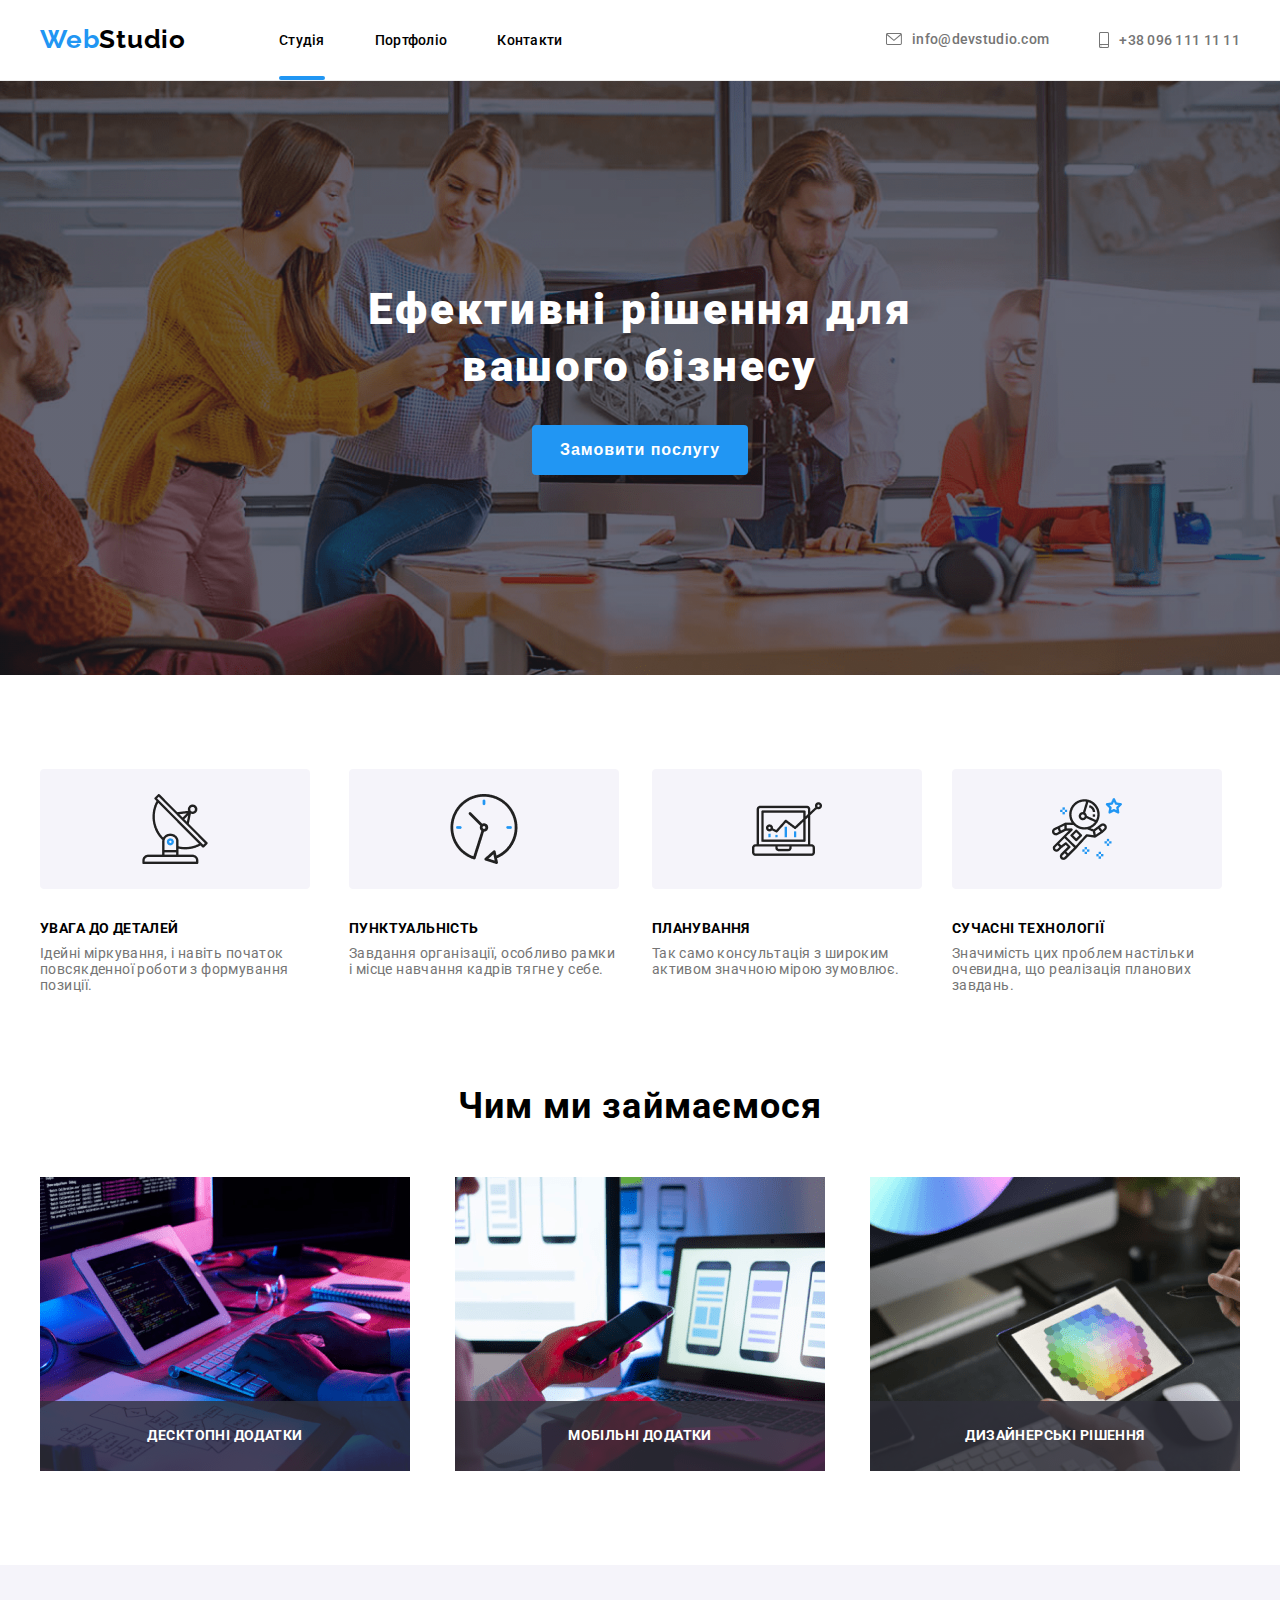
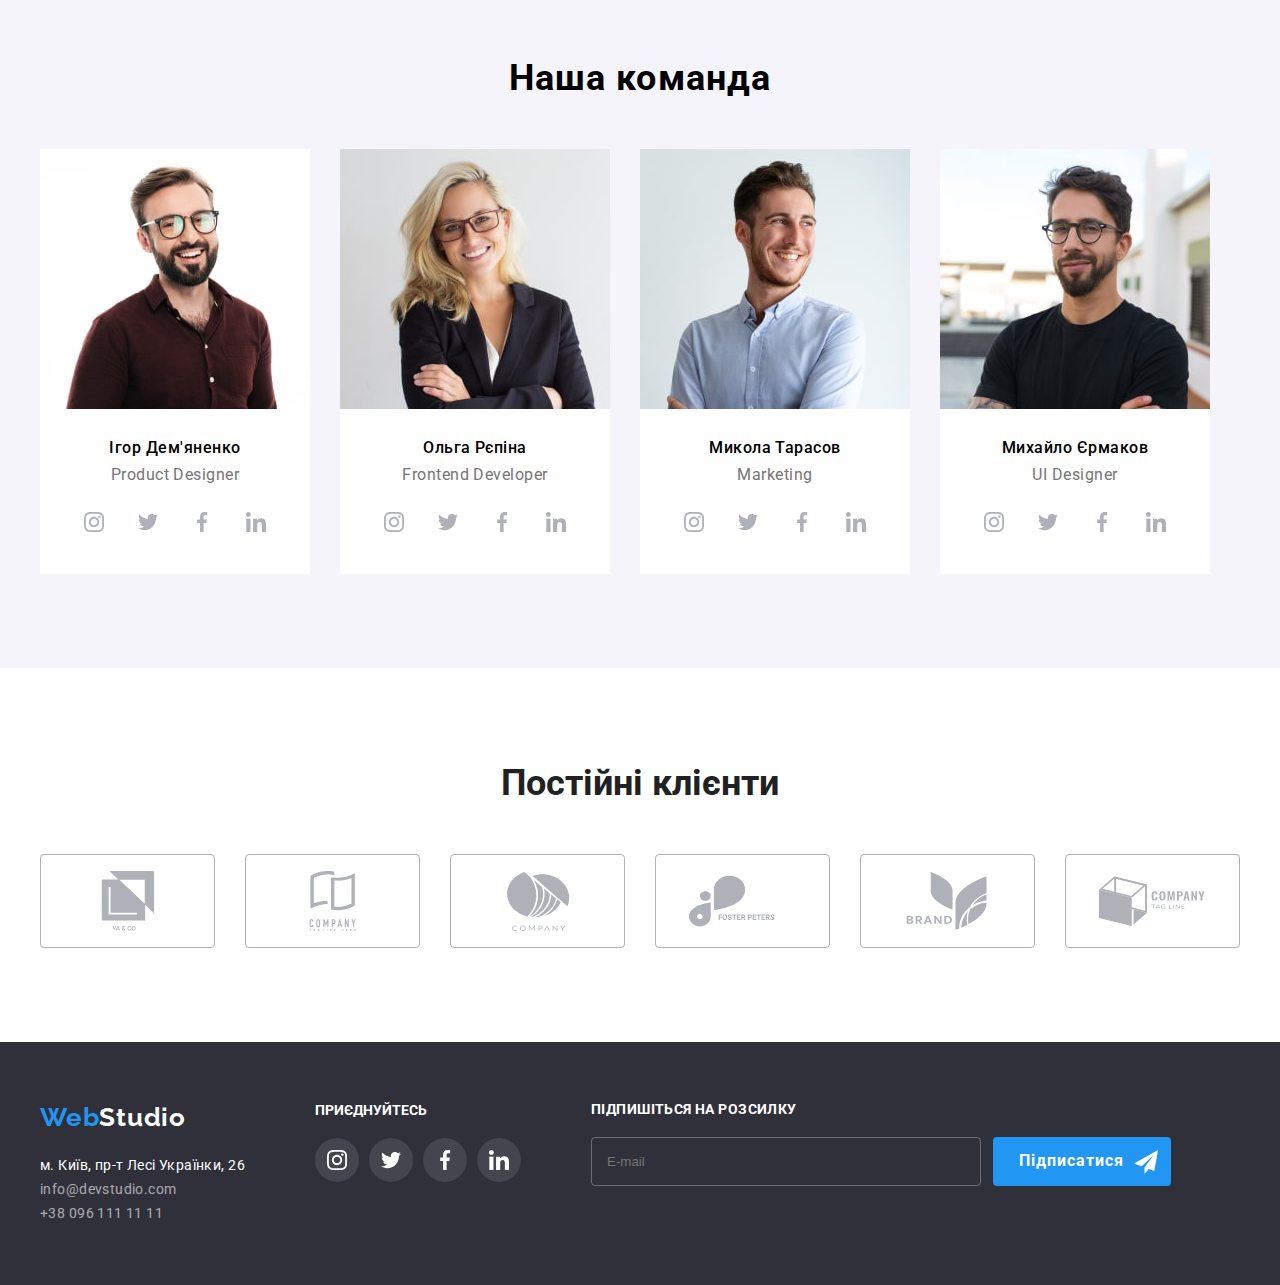
<file: index.html>
<!DOCTYPE html>
<html lang="en">

<head>
    <meta charset="UTF-8">
    <meta name="viewport" content="width=device-width, initial-scale=1.0">
    <title>Document</title>
    <link rel="stylesheet"
        href=" https://cdnjs.cloudflare.com/ajax/libs/modern-normalize/2.0.0/modern-normalize.min.css "
        integrity="sha512-4xo8blKMVCiXpTaLzQSLSw3KFOVPWhm/TRtuPVc4WG6kUgjH6J03IBuG7JZPkcWMxJ5huwaBpOpnwYElP/m6wg =="
        crossorigin="anonymous" referrerpolicy="no-referrer" />
    <link rel="preconnect" href="https://fonts.googleapis.com">
    <link rel="preconnect" href="https://fonts.gstatic.com" crossorigin>
    <link
        href="https://fonts.googleapis.com/css2?family=Raleway:wght@700&family=Roboto:wght@400;500;700;900&display=swap"
        rel="stylesheet">
    <!-- <link rel="stylesheet" href=" https://cdnjs.cloudflare.com/ajax/libs/meyer-reset/2.0/reset.min.css " /> -->
    <link rel="stylesheet" href="./css/reset.css">
    <link rel="stylesheet" href="./css/style.css">
</head>

<body>
    <!--Шапка-->
    <header class="header">
        <div class="container">
            <div class="header-wrap">
                <a href="" class="logo">Web<span class="header-logo">Studio</span></a>
                <!--Навігація-->
                <nav class="nav">
                    <ul class="nav-list">
                        <li class="nav-list-item"><a href="./index.html" class="nav-list-link curent">Студія</a></li>
                        <li class="nav-list-item"><a href="./portfolio.html" class="nav-list-link">Портфоліо</a></li> 
                        <li class="nav-list-item"><a href="" class="nav-list-link">Контакти</a></li>
                    </ul>
                </nav>
                <ul class="contacts-list">
                    <li class="contacts-list-item">
                        <a href="" class="contacts-list-link">
                            <svg width="16" height="12" class="contacts-list-svg">
                                <use href="./imeges/symbol-defs.svg#icon-envelope"></use>
                            </svg>
                            info@devstudio.com
                        </a>
                    </li>
                    <li class="contacts-list-item">
                        <a href="" class="contacts-list-link">
                            <svg width="10" height="16" class="contacts-list-svg">
                                <use href="./imeges/symbol-defs.svg#icon-smartphone"></use>
                            </svg>
                            +38 096 111 11 11
                        </a>
                    </li>
                </ul>
            </div>
        </div>
    </header>
    <main>
        <!--Секція герой-->
        <section class="section-hero">
            <div class="container">
                <h1 class="section-hero-title">Ефективні рішення для вашого бізнесу</h1>
                <button class="section-hero-btn" data-modal-open>Замовити послугу</button>
            </div>
        </section>
        <!--Особливості-->
        <section class="section-features">
            <div class="container">
                <ul class="features-list">
                    <li class="features-list-item-first">
                        <h2 class="features-list-title antena">УВАГА ДО ДЕТАЛЕЙ</h2>
                        <p class="features-list-desc">
                            Ідейні міркування, і навіть початок<br>
                            повсякденної роботи з формування<br>
                            позиції.
                        </p>
                    </li>
                    <li class="features-list-item-second">
                        <h2 class="features-list-title clock">ПУНКТУАЛЬНІСТЬ</h2>
                        <p class="features-list-desc">
                            Завдання організації, особливо рамки<br>
                            і місце навчання кадрів тягне у себе.
                        </p>
                    </li>
                    <li class="features-list-item-third">
                        <h2 class="features-list-title desctop">ПЛАНУВАННЯ</h2>
                        <p class="features-list-desc">
                            Так само консультація з широким<br>
                            активом значною мірою зумовлює.
                        </p>
                    </li>
                    <li class="features-list-item-fourth">
                        <h2 class="features-list-title astronaft">СУЧАСНІ ТЕХНОЛОГІЇ</h2>
                        <p class="features-list-desc">
                            Значимість цих проблем настільки<br>
                            очевидна, що реалізація планових<br>
                            завдань.
                        </p>
                    </li>
                </ul>
            </div>
            </div>
        </section>
        <!--Чим ми займаємося-->
        <section class="section-work">
            <div class="container">
                <h3 class="section-work-title">Чим ми займаємося</h3>
                <ul class="work-list">
                    <li class="work-list-item">
                    <div class="work-list-item-div">
                    <img src="./imeges/box 1-min.png" alt="Зображення" class="work-list-img">
                    <p class="work-list-item-text">Десктопні додатки</p>
                    </div>
                    </li>
                    <li class="work-list-item">
                    <div class="work-list-item-div">
                    <img src="./imeges/box 2-min.png" alt="Зображення" class="work-list-img">
                    <p class="work-list-item-text">Мобільні додатки</p>
                    </div>
                    </li>
                    <li class="work-list-item">
                    <div class="work-list-item-div">
                    <img src="./imeges/box 3-min.png" alt="Зображення" class="work-list-img">
                    <p class="work-list-item-text">Дизайнерські рішення</p>
                    </div>
                    </li>
                </ul>
            </div>
        </section>
        <!--Наша команда-->
        <section class="section-team">
            <div class="container">
                <h4 class="section-team-title">Наша команда</h4>
                <div class="section-team-wrap">
                    <ul class="team-list">
                        <li class="team-list-item">
                            <img src="./imeges/Igor-min.jpg" alt="Зображення" class="team-list-img" />
                            <div class="team-content-wrap">
                            <h5 class="team-list-title">Ігор Дем'яненко</h5>
                            <p class="team-list-desc">
                                Product Designer
                            </p>
                            <ul class="team-social-list">
                                <li class="team-social-list-item">
                                    <a href="" class="team-social-list-link">
                                        <svg width="20" height="20" class="team-social-list-svg">
                                            <use href="./imeges/symbol-defs.svg#icon-instagram"></use>
                                        </svg>
                                    </a>
                                </li>
                                <li class="team-social-list-item">
                                    <a href="" class="team-social-list-link">
                                        <svg width="20" height="20" class="team-social-list-svg">
                                            <use href="./imeges/symbol-defs.svg#icon-twitter"></use>
                                        </svg>
                                    </a>
                                </li>
                                <li class="team-social-list-item">
                                    <a href="" class="team-social-list-link">
                                        <svg width="20" height="20" class="team-social-list-svg">
                                            <use href="./imeges/symbol-defs.svg#icon-facebook"></use>
                                        </svg>
                                    </a>
                                </li>
                                <li class="team-social-list-item">
                                    <a href="" class="team-social-list-link">
                                        <svg width="20" height="20" class="team-social-list-svg">
                                            <use href="./imeges/symbol-defs.svg#icon-linkedin"></use>
                                        </svg>
                                    </a>
                                </li>
                            </ul>
                            </div>
                        </li>
                        <li class="team-list-item">
                            <img src="./imeges/Olga-min.jpg" alt="Зображення" class="team-list-img" />
                            <div class="team-content-wrap">
                            <h5 class="team-list-title">Ольга Рєпіна</h5>
                            <p class="team-list-desc">
                                Frontend Developer
                            </p>
                            <ul class="team-social-list">
                                <li class="team-social-list-item">
                                    <a href="" class="team-social-list-link">
                                        <svg width="20" height="20" class="team-social-list-svg">
                                            <use href="./imeges/symbol-defs.svg#icon-instagram"></use>
                                        </svg>
                                    </a>
                                </li>
                                <li class="team-social-list-item">
                                    <a href="" class="team-social-list-link">
                                        <svg width="20" height="20" class="team-social-list-svg">
                                            <use href="./imeges/symbol-defs.svg#icon-twitter"></use>
                                        </svg>
                                    </a>
                                </li>
                                <li class="team-social-list-item">
                                    <a href="" class="team-social-list-link">
                                        <svg width="20" height="20" class="team-social-list-svg">
                                            <use href="./imeges/symbol-defs.svg#icon-facebook"></use>
                                        </svg>
                                    </a>
                                </li>
                                <li class="team-social-list-item">
                                    <a href="" class="team-social-list-link">
                                        <svg width="20" height="20" class="team-social-list-svg">
                                            <use href="./imeges/symbol-defs.svg#icon-linkedin"></use>
                                        </svg>
                                    </a>
                                </li>
                            </ul>
                            </div>
                        </li>
                        <li class="team-list-item">
                            <img src="./imeges/Nikola-min.jpg" alt="Зображення" class="team-list-img" />
                            <div class="team-content-wrap">
                            <h5 class="team-list-title">Микола Тарасов</h5>
                            <p class="team-list-desc">
                                Marketing
                            </p>
                            <ul class="team-social-list">
                                <li class="team-social-list-item">
                                    <a href="" class="team-social-list-link">
                                        <svg width="20" height="20" class="team-social-list-svg">
                                            <use href="./imeges/symbol-defs.svg#icon-instagram"></use>
                                        </svg>
                                    </a>
                                </li>
                                <li class="team-social-list-item">
                                    <a href="" class="team-social-list-link">
                                        <svg width="20" height="20" class="team-social-list-svg">
                                            <use href="./imeges/symbol-defs.svg#icon-twitter"></use>
                                        </svg>
                                    </a>
                                </li>
                                <li class="team-social-list-item">
                                    <a href="" class="team-social-list-link">
                                        <svg width="20" height="20" class="team-social-list-svg">
                                            <use href="./imeges/symbol-defs.svg#icon-facebook"></use>
                                        </svg>
                                    </a>
                                </li>
                                <li class="team-social-list-item">
                                    <a href="" class="team-social-list-link">
                                        <svg width="20" height="20" class="team-social-list-svg">
                                            <use href="./imeges/symbol-defs.svg#icon-linkedin"></use>
                                        </svg>
                                    </a>
                                </li>
                            </ul>
                            </div>
                        </li>
                        <li class="team-list-item">
                            <img src="./imeges/Mihail-min.jpg" alt="Зображення" class="team-list-img" />
                            <div class="team-content-wrap">
                            <h5 class="team-list-title">Михайло Єрмаков</h5>
                            <p class="team-list-desc">
                                UI Designer
                            </p>
                            <ul class="team-social-list">
                                <li class="team-social-list-item">
                                    <a href="" class="team-social-list-link">
                                        <svg width="20" height="20" class="team-social-list-svg">
                                            <use href="./imeges/symbol-defs.svg#icon-instagram"></use>
                                        </svg>
                                    </a>
                                </li>
                                <li class="team-social-list-item">
                                    <a href="" class="team-social-list-link">
                                        <svg width="20" height="20" class="team-social-list-svg">
                                            <use href="./imeges/symbol-defs.svg#icon-twitter"></use>
                                        </svg>
                                    </a>
                                </li>
                                <li class="team-social-list-item">
                                    <a href="" class="team-social-list-link">
                                        <svg width="20" height="20" class="team-social-list-svg">
                                            <use href="./imeges/symbol-defs.svg#icon-facebook"></use>
                                        </svg>
                                    </a>
                                </li>
                                <li class="team-social-list-item">
                                    <a href="" class="team-social-list-link">
                                        <svg width="20" height="20" class="team-social-list-svg">
                                            <use href="./imeges/symbol-defs.svg#icon-linkedin"></use>
                                        </svg>
                                    </a>
                                </li>
                            </ul>
                            </div>
                        </li>
                    </ul>
                </div>
            </div>
        </section>
<!-- Постійні клієнти -->
        <section class="section-clients">
            <div class="container">
            <h4 class="section-clients-list-text">Постійні клієнти</h4>
            <ul class="section-clients-list">
                <li class="section-clients-list-item">
                    <a href="" class="section-clients-list-link">
                        <svg width="106" height="60" class="section-clients-list-svg">
                            <use href="./imeges/symbol-defs.svg#icon-ya-co"></use>
                        </svg>
                    </a>
                </li>
                <li class="section-clients-list-item">
                    <a href="" class="section-clients-list-link">
                        <svg width="106" height="60" class="section-clients-list-svg">
                            <use href="./imeges/symbol-defs.svg#icon-teg-line-here"></use>
                        </svg>
                    </a>
                </li>
                <li class="section-clients-list-item">
                    <a href="" class="section-clients-list-link">
                        <svg width="106" height="60" class="section-clients-list-svg">
                            <use href="./imeges/symbol-defs.svg#icon-company"></use>
                        </svg>
                    </a>
                </li>
                <li class="section-clients-list-item">
                    <a href="" class="section-clients-list-link">
                        <svg width="106" height="60" class="section-clients-list-svg">
                            <use href="./imeges/symbol-defs.svg#icon-foster-peters"></use>
                        </svg>
                    </a>
                </li>
                <li class="section-clients-list-item">
                    <a href="" class="section-clients-list-link">
                        <svg width="106" height="60" class="section-clients-list-svg">
                            <use href="./imeges/symbol-defs.svg#icon-brand"></use>
                        </svg>
                    </a>
                </li>
                <li class="section-clients-list-item">
                    <a href="" class="section-clients-list-link">
                        <svg width="106" height="60" class="section-clients-list-svg">
                            <use href="./imeges/symbol-defs.svg#icon-tag-line"></use>
                        </svg>
                    </a>
                </li>
            </ul>
            </div>
        </section>
    </main>
    <!--Підвал-->
    <footer class="footer">
        <div class="container">
            <div class="footer-wrap">
            <div class="footer-address">
            <a href="" class="logo">Web<span class="footer-logo">Studio</span></a>
            <address class="address">
                <ul class="address-list">
                    <li class="adress-list-item">
                        <a href="https://www.google.com/maps/place/%D0%B1%D1%83%D0%BB%D1%8C%D0%B2%D0%B0%D1%80+%D0%9B%D0%B5%D1%81%D1%96+%D0%A3%D0%BA%D1%80%D0%B0%D1%97%D0%BD%D0%BA%D0%B8,+26,+%D0%9A%D0%B8%D1%97%D0%B2,+02000/@50.4265807,30.5358109,17z/data=!3m1!4b1!4m6!3m5!1s0x40d4cf0e033ecbe9:0x57a4dffefec77da0!8m2!3d50.4265807!4d30.5383858!16s%2Fg%2F1tctq5jv?hl=uk-UK&entry=ttu"
                            target="_blank" class="address-list-link location-link">м. Київ, пр-т Лесі Українки, 26</a></li>
                    <li class="adress-list-item"><a href="mailto:" class="address-list-link">info@devstudio.com</a></li>
                    <li class="adress-list-item"><a href="tell:" class="address-list-link">+38 096 111 11 11</a></li>
                </ul>
            </address>
            </div>
            <div class="footer-social-links">
                <p class="footer-text">ПРИЄДНУЙТЕСЬ</p>
                <ul class="footer-list">
                    <li class="footer-list-item">
                        <a href="" class="footer-list-link">
                            <svg width="20" height="20" class="footer-list-svg">
                                <use href="./imeges/symbol-defs.svg#icon-instagram"></use>
                            </svg>
                        </a>
                    </li>
                    <li class="footer-list-item">
                        <a href="" class="footer-list-link">
                            <svg width="20" height="20" class="footer-list-svg">
                                <use href="./imeges/symbol-defs.svg#icon-twitter"></use>
                            </svg>
                        </a>
                    </li>
                    <li class="footer-list-item">
                        <a href="" class="footer-list-link">
                            <svg width="20" height="20" class="footer-list-svg">
                                <use href="./imeges/symbol-defs.svg#icon-facebook"></use>
                            </svg>
                        </a>
                    </li>
                    <li class="footer-list-item">
                        <a href="" class="footer-list-link">
                            <svg width="20" height="20" class="footer-list-svg">
                                <use href="./imeges/symbol-defs.svg#icon-linkedin"></use>
                            </svg>
                        </a>
                    </li>
                </ul>
            </div>
            <div class="footer-form-div">
                <h6 class="footer-form-title">Підпишіться на розсилку</h6>
                <form action="" class="footer-form">
                    <input class="footer-form-input" type="email" name="user-email" placeholder="E-mail">
                <button class="footer-form-btn" type="submit">
                    Підписатися
                    <svg class="footer-form-svg" width="24" height="24">
                        <use href="./symbol-defs.svg#icon-send"></use>
                    </svg>
                </button>
                </form>
            </div>
        </div>
    </div>
</footer>
<div class="backdrop is-hidden" data-modal> 
    <div class="modal">
        <p class="hero-modal-title">Залиште свої дані, ми вам передзвонимо</p>
        <button class="hero-modal-btn-close" data-modal-close>
            <a href="" class="modal-btn-close-link">
                <svg class="modal-btn-close-svg" width="11" height="11">
                    <use href="./symbol-defs.svg#icon-x"></use>
                </svg>
            </a>
        </button>
        <form action="" class="hero-modal-form">
            <lable class="hero-modal-lb-name">
                Ім'я
            <span class="modal-lb-span">
                <input type="text" class="input-name" minlength="3" maxlength="10" required>
                <svg class="modal-lb-svg" width="12" height="12">
                    <use href="./symbol-defs.svg#icon-person"></use>
                </svg>
            </span>
            </lable>
            <lable class="hero-modal-lb-tel">
                Телефон
            <span class="modal-lb-span">
                <input type="text" class="input-tel" pattern="^380\d{9}$" maxlength="12" required>
                <svg class="modal-lb-svg" width="13" height="13">
                    <use href="./symbol-defs.svg#icon-phone"></use>
                </svg>
            </span>
            </lable>
            <lable class="hero-modal-lb-email">
                Пошта
            <span class="modal-lb-span">
                <input type="text" class="input-email">
                <svg class="modal-lb-svg" width="15" height="12">
                    <use href="./symbol-defs.svg#icon-email"></use>
                </svg>
            </span>
            </lable>
            <lable class="hero-modal-lb-comment">
                Коментар
                <textarea class="modal-textarea" name="user-messege" placeholder="Введіть текст"></textarea>
            </lable>
            <lable class="hero-modal-lb-check">
                <input class="input-comment" type="checkbox" name="user-privacy" required>
                <span class="modal-span-privacy">
                    Погоджуюся з розсилкою та приймаю
                    <a href="" class="modal-privacy-link">Умови договору</a>
                </span>
            </lable>
            <button class="hero-modal-lb-btn" type="submit">Відправити</button>
        </form>
    </div>
</div>
<script src="./script.js"></script>
</body>

</html>
</file>
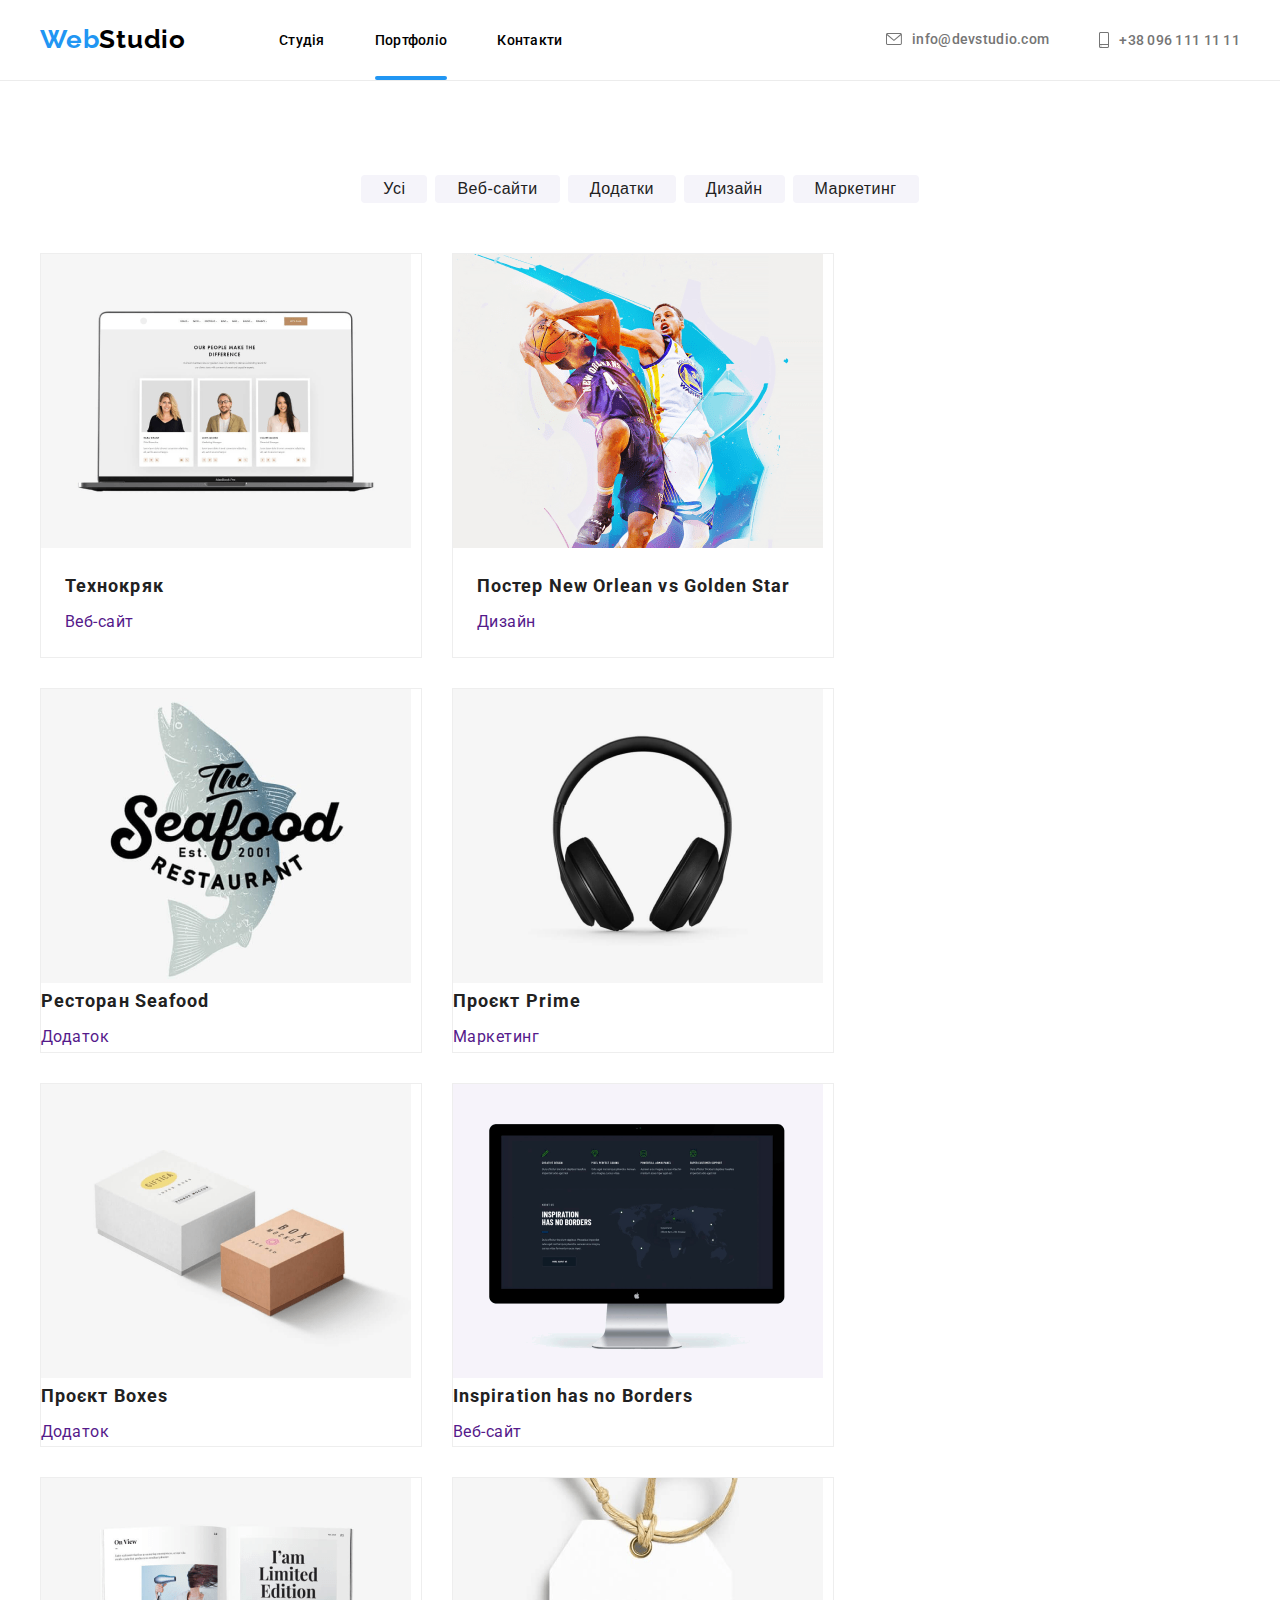
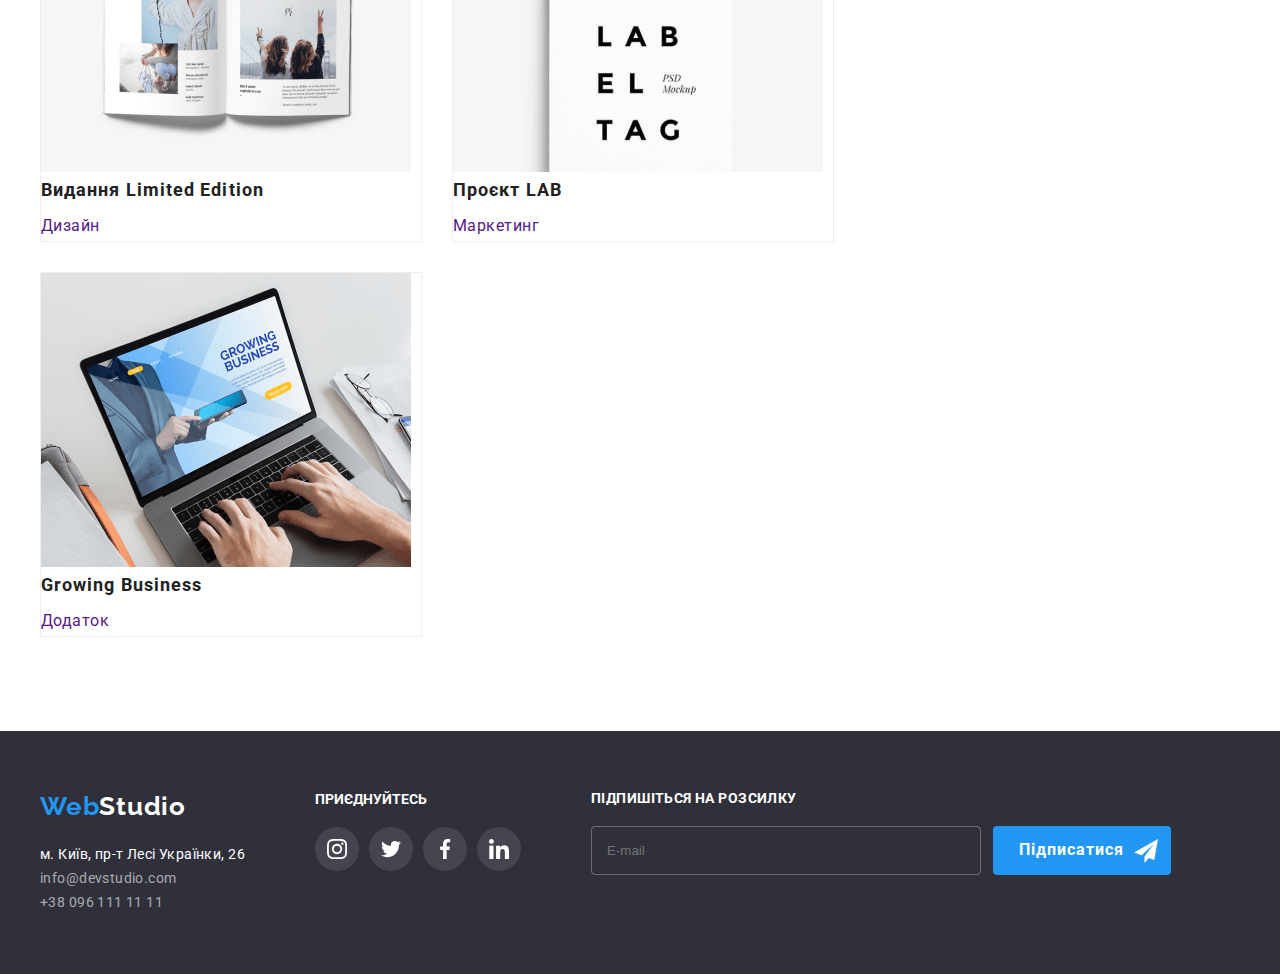
<file: portfolio.html>
<!DOCTYPE html>
<html lang="en">
<head>
    <meta charset="UTF-8">
    <meta name="viewport" content="width=device-width, initial-scale=1.0">
    <title>WebStudio</title>
    <link rel="stylesheet" href=" https://cdnjs.cloudflare.com/ajax/libs/modern-normalize/2.0.0/modern-normalize.min.css "
        integrity="sha512-4xo8blKMVCiXpTaLzQSLSw3KFOVPWhm/TRtuPVc4WG6kUgjH6J03IBuG7JZPkcWMxJ5huwaBpOpnwYElP/m6wg =="
        crossorigin="anonymous" referrerpolicy="no-referrer" />
    <link rel="preconnect" href="https://fonts.googleapis.com">
    <link rel="preconnect" href="https://fonts.gstatic.com" crossorigin>
    <link href="https://fonts.googleapis.com/css2?family=Raleway:wght@700&family=Roboto:wght@400;500;700;900&display=swap"
        rel="stylesheet">
    <link rel="stylesheet" href="./css/reset.css">
    <link rel="stylesheet" href="./css/style.css">
</head>
<body>
    <header class="header">
        <div class="container">
            <div class="header-wrap">
                <a href="" class="logo">Web<span class="header-logo">Studio</span></a>
                <!--Навігація-->
                <nav class="nav">
                    <ul class="nav-list">
                        <li class="nav-list-item"><a href="./index.html" class="nav-list-link">Студія</a></li>
                        <li class="nav-list-item"><a href="./portfolio.html" class="nav-list-link curent">Портфоліо</a></li>
                        <li class="nav-list-item"><a href="" class="nav-list-link">Контакти</a></li>
                    </ul>
                </nav>
                <ul class="contacts-list">
                    <li class="contacts-list-item">
                        <a href="" class="contacts-list-link">
                            <svg width="16" height="12" class="contacts-list-svg">
                                <use href="./imeges/symbol-defs.svg#icon-envelope"></use>
                            </svg>
                            info@devstudio.com
                        </a>
                    </li>
                    <li class="contacts-list-item">
                        <a href="" class="contacts-list-link">
                            <svg width="10" height="16" class="contacts-list-svg">
                                <use href="./imeges/symbol-defs.svg#icon-smartphone"></use>
                            </svg>
                            +38 096 111 11 11
                        </a>
                    </li>
                </ul>
            </div>
        </div>
    </header>
    
    <main>
            <!-- Портфоліо -->
        <section class="section-portfolio"> 
        <div class="container">
        <ul class="filters-list">
            <li class="filters-list-item"><button class="filters-list-btn">Усі</button></li>
            <li class="filters-list-item"><button class="filters-list-btn">Веб-сайти</button></li>
            <li class="filters-list-item"><button class="filters-list-btn">Додатки</button></li>
            <li class="filters-list-item"><button class="filters-list-btn">Дизайн</button></li>
            <li class="filters-list-item"><button class="filters-list-btn">Маркетинг</button></li>
        </ul>
        <ul class="portfolio-list">
            <li class="portfolio-list-item">
                <a href="" class="portfolio-list-link">
                <div class="img-wrap">
                <img src="./imeges/Технокряк-min.png" alt="Зображення" class="portfolio-list-img">
                <p class="portfolio-list-subtext">Ресурс пропонує комплексні пропозиції з різним рівнем функціоналу та сервісів. Все це дозволить відвідувачу отримати
                вичерпні відомості про компанію чи приватну особу.</p>
                </div>
                <div class="portfolio-list-move">
                <h3 class="portfolio-list-title">Технокряк</h3>
                <p class="portfolio-list-text">Веб-сайт</p>
                </div>
                </a>
            </li>
            <li class="portfolio-list-item">
                <a href="" class="portfolio-list-link">
                <div class="img-wrap">
                <img src="./imeges/Постер New Orlean vs Golden Star-min.png" alt="Зображення" class="portfolio-list-img">
                <p class="portfolio-list-subtext">Ресурс пропонує комплексні пропозиції з різним рівнем функціоналу та сервісів. Все це
                дозволить відвідувачу отримати вичерпні відомості про компанію чи приватну особу.</p>
                </div>
                <div class="portfolio-list-move">
                <h3 class="portfolio-list-title">Постер New Orlean vs Golden Star</h3>
                <p class="portfolio-list-text">Дизайн</p>
                </div>
                </a>
            </li>
            <li class="portfolio-list-item">
                <a href="" class="portfolio-list-link">
                <div class="img-wrap">
                <img src="./imeges/Ресторан Seafood-min.png" alt="Зображення" class="portfolio-list-img">
                <p class="portfolio-list-subtext">Ресурс пропонує комплексні пропозиції з різним рівнем функціоналу та сервісів. Все це
                дозволить відвідувачу отримати вичерпні відомості про компанію чи приватну особу.</p>
                </div>
                <div class="portfolio-list-div">
                <h3 class="portfolio-list-title">Ресторан Seafood</h3>
                <p class="portfolio-list-text">Додаток</p>
                </div>
                </a>
            </li>
            <li class="portfolio-list-item">
                <a href="" class="portfolio-list-link">
                <div class="img-wrap">
                <img src="./imeges/Проєкт Prime-min.png" alt="Зображення" class="portfolio-list-img">
                <p class="portfolio-list-subtext">Ресурс пропонує комплексні пропозиції з різним рівнем функціоналу та сервісів. Все це
                дозволить відвідувачу отримати вичерпні відомості про компанію чи приватну особу.</p>
                </div>
                <div class="portfolio-list-div">
                <h3 class="portfolio-list-title">Проєкт Prime</h3>
                <p class="portfolio-list-text">Маркетинг</p>
                </div>
                </a>
            </li>
            <li class="portfolio-list-item">
                <a href="" class="portfolio-list-link">
                <div class="img-wrap">
                <img src="./imeges/Проєкт Boxes-min.png" alt="Зображення" class="portfolio-list-img">
                <p class="portfolio-list-subtext">Ресурс пропонує комплексні пропозиції з різним рівнем функціоналу та сервісів. Все це
                дозволить відвідувачу отримати вичерпні відомості про компанію чи приватну особу.</p>
                </div>
                <div class="portfolio-list-div">
                <h3 class="portfolio-list-title">Проєкт Boxes</h3>
                <p class="portfolio-list-text">Додаток</p>
                </div>
                </a>
            </li>
            <li class="portfolio-list-item">
                <a href="" class="portfolio-list-link">
                <div class="img-wrap">
                <img src="./imeges/Inspiration has no Borders-min.png" alt="Зображення" class="portfolio-list-img">
                <p class="portfolio-list-subtext">Ресурс пропонує комплексні пропозиції з різним рівнем функціоналу та сервісів. Все це
                дозволить відвідувачу отримати вичерпні відомості про компанію чи приватну особу.</p>
                </div>
                <div class="portfolio-list-div">
                <h3 class="portfolio-list-title">Inspiration has no Borders</h3>
                <p class="portfolio-list-text">Веб-сайт</p>
                </div>
                </a>
            </li>
            <li class="portfolio-list-item">
                <a href="" class="portfolio-list-link">
                <div class="img-wrap">
                <img src="./imeges/Видання Limited Edition-min.png" alt="Зображення" class="portfolio-list-img">
                <p class="portfolio-list-subtext">Ресурс пропонує комплексні пропозиції з різним рівнем функціоналу та сервісів. Все це
                дозволить відвідувачу отримати вичерпні відомості про компанію чи приватну особу.</p>
                </div>
                <div class="portfolio-list-div">
                <h3 class="portfolio-list-title">Видання Limited Edition</h3>
                <p class="portfolio-list-text">Дизайн</p>
                </div>
                </a>
            </li>
            <li class="portfolio-list-item">
                <a href="" class="portfolio-list-link">
                <div class="img-wrap">
                <img src="./imeges/Проєкт LAB-min.png" alt="Зображення" class="portfolio-list-img">
                <p class="portfolio-list-subtext">Ресурс пропонує комплексні пропозиції з різним рівнем функціоналу та сервісів. Все це
                дозволить відвідувачу отримати вичерпні відомості про компанію чи приватну особу.</p>
                </div>
                <div class="portfolio-list-div">
                <h3 class="portfolio-list-title">Проєкт LAB</h3>
                <p class="portfolio-list-text">Маркетинг</p>
                </div>
                </a>
            </li>
            <li class="portfolio-list-item">
                <a href="" class="portfolio-list-link">
                <div class="img-wrap">
                <img src="./imeges/Growing Business-min.png" alt="Зображення" class="portfolio-list-img">
                <p class="portfolio-list-subtext">Ресурс пропонує комплексні пропозиції з різним рівнем функціоналу та сервісів. Все це
                дозволить відвідувачу отримати вичерпні відомості про компанію чи приватну особу.</p>
                </div>
                <div class="portfolio-list-div">
                <h3 class="portfolio-list-title">Growing Business</h3>
                <p class="portfolio-list-text">Додаток</p>
                </div>
                </a>
            </li>
        </ul>
    </div>
    </section>
    </main>

    <footer class="footer">
        <div class="container">
            <div class="footer-wrap">
        <div class="footer-address">
            <a href="" class="logo">Web<span class="footer-logo">Studio</span></a>
            <address class="address">
                <ul class="address-list">
                    <li class="adress-list-item">
                        <a href="https://www.google.com/maps/place/%D0%B1%D1%83%D0%BB%D1%8C%D0%B2%D0%B0%D1%80+%D0%9B%D0%B5%D1%81%D1%96+%D0%A3%D0%BA%D1%80%D0%B0%D1%97%D0%BD%D0%BA%D0%B8,+26,+%D0%9A%D0%B8%D1%97%D0%B2,+02000/@50.4265807,30.5358109,17z/data=!3m1!4b1!4m6!3m5!1s0x40d4cf0e033ecbe9:0x57a4dffefec77da0!8m2!3d50.4265807!4d30.5383858!16s%2Fg%2F1tctq5jv?hl=uk-UK&entry=ttu"
                            target="_blank" class="address-list-link location-link">м. Київ, пр-т Лесі Українки, 26</a>
                    </li>
                    <li class="adress-list-item"><a href="mailto:" class="address-list-link">info@devstudio.com</a></li>
                    <li class="adress-list-item"><a href="tell:" class="address-list-link">+38 096 111 11 11</a></li>
                </ul>
            </address>
        </div>
            <div class="footer-social-links">
                <p class="footer-text">ПРИЄДНУЙТЕСЬ</p>
                <ul class="footer-list">
                    <li class="footer-list-item">
                        <a href="" class="footer-list-link">
                            <svg width="20" height="20" class="footer-list-svg">
                                <use href="./imeges/symbol-defs.svg#icon-instagram"></use>
                            </svg>
                        </a>
                    </li>
                    <li class="footer-list-item">
                        <a href="" class="footer-list-link">
                            <svg width="20" height="20" class="footer-list-svg">
                                <use href="./imeges/symbol-defs.svg#icon-twitter"></use>
                            </svg>
                        </a>
                    </li>
                    <li class="footer-list-item">
                        <a href="" class="footer-list-link">
                            <svg width="20" height="20" class="footer-list-svg">
                                <use href="./imeges/symbol-defs.svg#icon-facebook"></use>
                            </svg>
                        </a>
                    </li>
                    <li class="footer-list-item">
                        <a href="" class="footer-list-link">
                            <svg width="20" height="20" class="footer-list-svg">
                                <use href="./imeges/symbol-defs.svg#icon-linkedin"></use>
                            </svg>
                        </a>
                    </li>
                </ul>
            </div>
            <div class="footer-form-div">
                <h6 class="footer-form-title">Підпишіться на розсилку</h6>
                <form action="" class="footer-form">
                    <input class="footer-form-input" type="email" name="user-email" placeholder="E-mail">
                    <button class="footer-form-btn" type="submit">
                        Підписатися
                        <svg class="footer-form-svg" width="24" height="24">
                            <use href="./symbol-defs.svg#icon-send"></use>
                        </svg>
                    </button>
                </form>
            </div>
        </div>
        </div>
    </footer>
   
</body>
</html>
</file>
<file: css/style.css>
body {
   font-family: Roboto;
   font-size: 14px;
   margin: 0 auto;
}

:root {
   --main-white-color: rgba(255, 255, 255, 1);
   --menu-nav: rgba(33, 33, 33, 1);
   --main-blue-color: rgba(33, 150, 243, 1);
   --main-text-color: rgba(0, 0, 0, 1);
   --second-text-color: rgba(117, 117, 117, 1);
   
   --footer-adress: rgba(255, 255, 255, 0.6);
   --team-background-color: rgba(245, 244, 250, 1);
   --second-page-container-bg: rgba(238, 238, 238, 1);
   --portfolio-line: rgba(236, 236, 236, 1);
}

:root {
   --animate-duration: 1s;
   --animate-delay: 1s;
   --animate-repeat: 1;
}

.container {
   width: 1200px;
   padding-left: 15px;
   padding-right: 15px;
   margin: 0 auto;
}

.logo {
   font-family: Raleway;
   font-size: 26px;
   font-weight: 700;
   line-height: 1.2;
   letter-spacing: 0.03em;
   color: var(--main-blue-color);
}

.header{
   border-bottom: 1px solid var(--portfolio-line);
}

.header-logo{
   color: var(--main-text-color);
}

.header-wrap{
   display: flex;
   gap: 93px;
   align-items: center;
}

.nav-list{
   display: flex;
   gap: 50px;
}

.nav-list-item{
   padding-top: 32px;
   padding-bottom: 32px;
}

.contacts-list{
   display: flex;
   margin-left: auto;
   gap: 50px;
}

.contacts-list-svg{
   fill: currentColor;
}

.nav-list-link {
   font-weight: 500;
   line-height: 1;
   letter-spacing: 0.02em;
   color: var(--main-text-color);
   position: relative;
}

.curent::after{
   position: absolute;
   content: "";
   display: inline-block;
   background-color: var(--main-blue-color);
   width: 100%;
   height: 4px;
   border-radius: 2px;
   top: 44px;
   left: 0;
}



.contacts-list-link {
   font-weight: 500;
   line-height: 1;
   letter-spacing: 0.02em;
   color: var(--second-text-color);
   display: flex;
   align-items: center;
   gap: 10px;
}

.nav-list-link:hover,
.contacts-list-link:hover {
   color: rgba(33, 150, 243, 1);
}

.section-hero {
   padding-top: 200px;
   padding-bottom: 200px;
   background-color: rgba(47, 48, 58, 1);
   background-image: linear-gradient(to right, rgba(47, 48, 58, 0.4), rgba(47, 48, 58, 0.4)), url("/imeges/Bg_hero-min.png");
   background-repeat: no-repeat;
   background-position: center;
   background-size: cover;
}

.hero-title {
   font-size: 44px;
   font-weight: 900;
   line-height: 1;
   letter-spacing: 0.06em;
}

.section-hero-btn {
   font-size: 16px;
   font-weight: 700;
   line-height: 1, 1;
   letter-spacing: 0.06em;
}

.backdrop {
   position: fixed;
   top: 0;
   left: 0;
   width: 100%;
   height: 100%;
   background-color: rgba(0, 0, 0, 0.5);
}

.modal {
   position: absolute;
   top: 50%;
   left: 50%;
   transform: translate(-50%, -50%);
   max-width: 528px;
   min-height: 300px;
   padding: 40px;
   background-color: skyblue;
}
      
.backdrop.is-hidden {
   opacity: 0;
   pointer-events: none;
}

.section-hero-title{
   font-size: 44px;
   font-weight: 900;
   line-height: 1.3;
   letter-spacing: 0.06em;
   text-align: center;
   max-width: 696px;
   margin: 0 auto;
   color: var(--main-white-color);
}

.section-hero-btn{
   width: 216px;
   height: 50px;
   border-radius: 4px;
   background-color: var(--main-blue-color);
   font-size: 16px;
   font-weight: 700;
   line-height: 1.8;
   letter-spacing: 0.06em;
   text-align: center;
   color: var(--main-white-color);
   display: block;
   margin: 0 auto;
   margin-top: 30px;
}
.features-list{
   display: flex;
   justify-content: center;
   gap: 30px;
}

.features-list-title {
   font-size: 14px;
   font-weight: 700;
   line-height: 1;
   letter-spacing: 0.03em;
   color: var(--main-text-color);
}

.features-list-desc{
   font-size: 14px;
   font-weight: 400;
   line-height: 1, 1;
   letter-spacing: 0.03em;
   color: var(--second-text-color);
   margin-top: 10px;
}

.work-list{
   display: flex;
   justify-content:space-between;
}

.section-work-title {
   font-size: 36px;
   font-weight: 700;
   line-height: 1, 2;
   letter-spacing: 0.03em;
   margin-bottom: 50px;
}





.section-features {
   padding-top: 94px;
   padding-bottom: 94px;
}

.section-work {
   padding-bottom: 94px;
}

.section-work-title{
      font-size: 36px;
      font-weight: 700;
      line-height: 1.1;
      letter-spacing: 0.03em;
      text-align: center;
}

.work-list-item-div{
   position: relative;
}

.work-list-item-text{
   font-size: 14px;
   font-weight: 700;
   line-height: 1.1;
   letter-spacing: 0.03em;
   text-align: center;
   text-transform: uppercase;
   position: absolute;
   bottom: 0;
   color: white;
   background-color: rgba(47, 48, 58, 0.8);
   width: 100%;
   height: 70px;
   display: flex;
   justify-content: center;
   align-items: center;
}

.section-team {
   padding-top: 94px;
   padding-bottom: 94px;
   background-color: var(--team-background-color);
}

.section-team-title{
      font-size: 36px;
      font-weight: 700;
      line-height: 1.1;
      letter-spacing: 0.03em;
      text-align: center;
      margin-bottom: 50px;
}

.team-list-item{
   background-color: var(--main-white-color);
}

.team-list-title{
      font-size: 16px;
      font-weight: 500;
      line-height: 1.1;
      letter-spacing: 0.03em;
      color: var(--main-text-color);
      text-align: center;
}

.team-list-desc{
      font-size: 16px;
      font-weight: 400;
      line-height: 1.1;
      letter-spacing: 0.03em;
      text-align: center;
      color: var(--second-text-color);
      margin-top: 10px;
}

.team-list{
   display: flex;
   gap: 30px;
}

.team-content-wrap{
   padding-top: 30px;
   padding-bottom: 30px;
}

.team-title {
   font-size: 36px;
   font-weight: 700;
   line-height: 1, 2;
   letter-spacing: 0.03em;
}

.team-social-list{
   display: flex;
   gap: 10px;
   justify-content: center;
   margin-top: 16px;
}

.team-social-list-link{
   display: flex;
   justify-content: center;
   align-items: center;
   color: rgba(175, 177, 184, 1);
   width: 44px;
   height: 44px;
   border-radius: 50%;
}

.team-social-list-link:hover{
   background-color: rgba(33, 150, 243, 1);
   color: rgba(255, 255, 255, 1);
}

.team-social-list-svg{
   fill: currentColor;
} 

.section-clients{
   padding-top: 94px;
   padding-bottom: 94px;
}

.section-clients-list{
   display: flex;
   justify-content: center;
   align-items: center;
   gap: 30px;
   
}

.section-clients-list-text{
   font-size: 36px;
   font-weight: 700;
   line-height: 42px;
   text-align: center;
   color: rgba(33, 33, 33, 1);
   margin-bottom: 50px;
}

.section-clients-list-item{
   flex-basis: calc((100% - 150px)/ 6);
}

.section-clients-list-link{
   height: 92px;
   border-radius: 4px;
   border: 1px solid rgba(175, 177, 184, 1);
   display: flex;
   color: rgba(175, 177, 184, 1);
   align-items: center;
   justify-content: center;
}

.section-clients-list-link:hover{
   border-color: rgba(33, 150, 243, 1);
   color: rgba(33, 150, 243, 1);
}

.section-clients-list-svg{
   fill: currentColor;
}

.footer {
   padding-top: 60px;
   padding-bottom: 60px;
}

.filters-list {
   margin-bottom: 30px;
}

.footer{
   padding-top: 60px;
   padding-bottom: 60px;
   background-color: rgba(47, 48, 58, 1);
}

.footer-logo{
   font-size: 26px;
   font-weight: 700;
   line-height: 31px;
   letter-spacing: 0.03em;
   text-align: left;
   color: var(--accent-color);
}

.footer-logo{
      color: var(--main-white-color)
}

.address-list-link{
   font-weight: 400;
   font-size: 14px;
   letter-spacing: 0.03em;
   line-height: 24px;
   text-align: left;
   color: var(--footer-adress);
}

.location-link{
   color: var(--main-white-color);
}

.address{
   margin-top: 20px;
}


.footer-text{
   font-size: 14px;
   font-weight: 700;
   line-height: 16px;
   color: rgba(255, 255, 255, 1);
   margin-bottom: 20px;
}

.footer-list{
   display: flex;
   justify-items: center;
   gap: 10px;
}

.footer-list-link{
   display: flex;
   justify-content: center;
   align-items: center;
   color: rgba(255, 255, 255, 1);
   background-color: rgba(255, 255, 255, 0.1);
   width: 44px;
   height: 44px;
   border-radius: 50%;
}

.footer-list-link:hover {
   background-color: rgba(33, 150, 243, 1);
   color: rgba(255, 255, 255, 1);
}

.footer-list-svg {
   fill: currentColor;
}

.footer-wrap{
   display: flex;
   gap: 70px;
}

.footer-form-title {
   font-size: 14px;
   font-weight: 700;
   line-height: 1.1;
   letter-spacing: 0.03em;
   text-transform: uppercase;
   color: var(--main-white-color);
   padding-bottom: 20px;
}

.footer-form {
   display: flex;
   gap: 12px;
}

.footer-form-input {
   outline: none;
}

.footer-form-input {
   background-color: inherit;
   border: 1px solid rgba(255, 255, 255, 0.3);
   border-radius: 4px;
   padding: 15px;
   width: 358px;
   color: var(--main-white-color);
}

.footer-form-btn {
   font-family: Roboto;
   font-size: 16px;
   font-weight: 700;
   line-height: 1.8;
   letter-spacing: 0.06em;
   text-align: center;
   color: var(--main-white-color);
   background-color: var(--main-blue-color);
   padding: 10px 13px 10px 26px;
   display: flex;
   align-items: center;
   gap: 10px;
   border-radius: 4px;
}

.footer-form-svg {
   fill: var(--main-white-color);
}

.backdrop {
   position: fixed;
   top: 0;
   left: 0;
   width: 100%;
   height: 100%;
   background-color: rgba(0, 0, 0, 0.5);
   opacity: 1;
}

.backdrop.is-hidden {
   opacity: 0;
   pointer-events: none;
}

.modal {
   position: absolute;
   top: 50%;
   left: 50%;
   min-width: 528px;
   min-height: 581px;
   background-color: var(--main-white-color);
   padding: 40px;
   transform: translate(-50%, -50%);
   display: flex;
   flex-direction: column;
}

.hero-modal-title{
   font-family: Roboto;
   font-size: 20px;
   font-weight: 700;
   line-height: 1.1;
   letter-spacing: 0.03em;
   text-align: center;
   padding-bottom: 12px;
}

.hero-modal-btn-close{
   position: absolute;
   padding: 6px;
   top: 14px;
   right: 14px;
   width: 30px;
   height: 30px;
   border: 1px solid rgba(0, 0, 0, 0.1);
   border-radius: 50px;
   background-color: var(--main-white-color);
}

.hero-modal-btn-close:hover svg {
   fill: var(--main-blue-color);
}

.hero-modal-form{
   display: flex;
   flex-direction: column;
   gap: 10px;
   font-size: 12px;
   font-weight: 400;
   line-height: 1.1;
   letter-spacing: 0.01em;
   color: var(--second-text-color);
   padding-bottom: 4px;
}

.modal-lb-span{
   position: relative;
}

.modal-lb-svg{
   fill: currentColor;
   position: absolute;
   top: 0;
   left: 12px;
   color: var(--menu-nav);
}

.input-name, .input-tel, .input-email{
   width: 100%;
   height: 40px;
   padding-left: 42px;
   border-radius: 4px;
   border: 1px solid rgba(33, 33, 33, 0.2);
}

.modal-textarea{
   resize: none;
   min-width: 448px;
   min-height: 138px;
   border: 1px solid rgba(33, 33, 33, 0.2);
   padding-left: 16px;
   padding-top: 12px;
}

input:focus+svg {
   fill: var(--main-blue-color);
}

.hero-modal-lb-check{
   padding-bottom: 30px;
}

.input-tel,.input-email,.input-name,.input-comment,.modal-texarea:focus-within {
   outline-color: var(--main-blue-color);
}

.modal-span-privacy {
   font-size: 14px;
   font-weight: 400;
   line-height: 1.7;
   letter-spacing: 0.03em;
   padding-left: 8px;
}

.modal-privacy-link {
   color: var(--main-blue-color);
   border-bottom: 1px solid var(--main-blue-color);
}

.hero-modal-lb-btn {
   font-size: 16px;
   font-weight: 700;
   line-height: 1.8;
   letter-spacing: 0.06em;
   color: var(--main-white-color);
   background-color: var(--main-blue-color);
   padding: 10px 52px;
   display: block;
   margin: 0 auto;
}

.hero-modal-lb-check:hover .input-comment{
   color: var(--main-blue-color);
}

/* portfolio */

.section-portfolio{
   padding-top: 94px;
   padding-bottom: 94px;
}

.filters-list{
   margin-bottom: 50px;
   gap: 8px;
   display: flex;
   justify-content: center;
}

.filters-list-item{
   font-size: 16px;
   font-weight: 500;
   line-height: 1;
   letter-spacing: 0.03em;
   text-align: center;
}

.filters-list-btn{
   font-size: 16px;
   font-weight: 500;
   line-height: 1;
   letter-spacing: 0.03em;
   text-align: center;
   padding: 6px 22px;
   background-color: var(--team-background-color);
   color: var(--menu-nav);
   padding: 6px 22px;
   border-radius: 4px;
}

.filters-list-btn:hover{
   background-color: var(--accent-color);
   color: var(--main-white-color);
}

.portfolio-list{
   display: flex;
   flex-wrap: wrap;
   gap: 30px;
}

.portfolio-list-item{
   border: 1px solid rgba(238, 238, 238, 1);
   width: calc((100% - 60px)/3);
   outline: 1px solid var(--white-main-color);
   /* box-sizing: content-box; */
   position: relative;
   text-decoration: none;
   color: inherit;
}

.portfolio-list-title{
   font-size: 18px;
   font-weight: 700;
   line-height: 2;
   letter-spacing: 0.06em;
   margin-bottom: 4px;
   color: var(--menu-nav);
}

.portfolio-list-text{
   font-size: 16px;
   font-weight: 400;
   line-height: 1.8;
   letter-spacing: 0.03em;
}

.portfolio-list-link:hover .portfolio-list-subtext{
   transform: translateY(0);
}

.portfolio-list-move{
   padding: 20px 24px;
}

.img-wrap{
   position: relative;
   overflow: hidden; 
}

.portfolio-list-subtext{
   position: absolute;
   top: 0;
   padding-left: 24px;
   padding-right: 24px;
   padding-top: 63px;
   font-size: 18px;
   font-weight: 400;
   line-height: 28px;
   letter-spacing: 0.03em;
   color: var(--main-white-color);
   background-color: rgba(33, 150, 243, 0.9);
   height: 100%;
   transform: translateY(100%);
   transition: 250ms cubic-bezier(0.4, 0, 0.2, 1);
}

.antena::before{
   content: "";
   background-image: url("/imeges/antena.png");
   width: 270px;
   height: 120px;
   display: inline-block;
   margin-bottom: 30px;
}

.clock::before{
   content: "";
   background-image: url("/imeges/clock.png");
   width: 270px;
   height: 120px;
   display: inline-block;
   margin-bottom: 30px;
}

.desctop::before{
   content: "";
   background-image: url("/imeges/desctop.png");
   width: 270px;
   height: 120px;
   display: inline-block;
   margin-bottom: 30px;
}

.astronaft::before{
   content: "";
   background-image: url("/imeges/astronaft.png");
   width: 270px;
   height: 120px;
   display: inline-block;
   margin-bottom: 30px;
}
</file>
